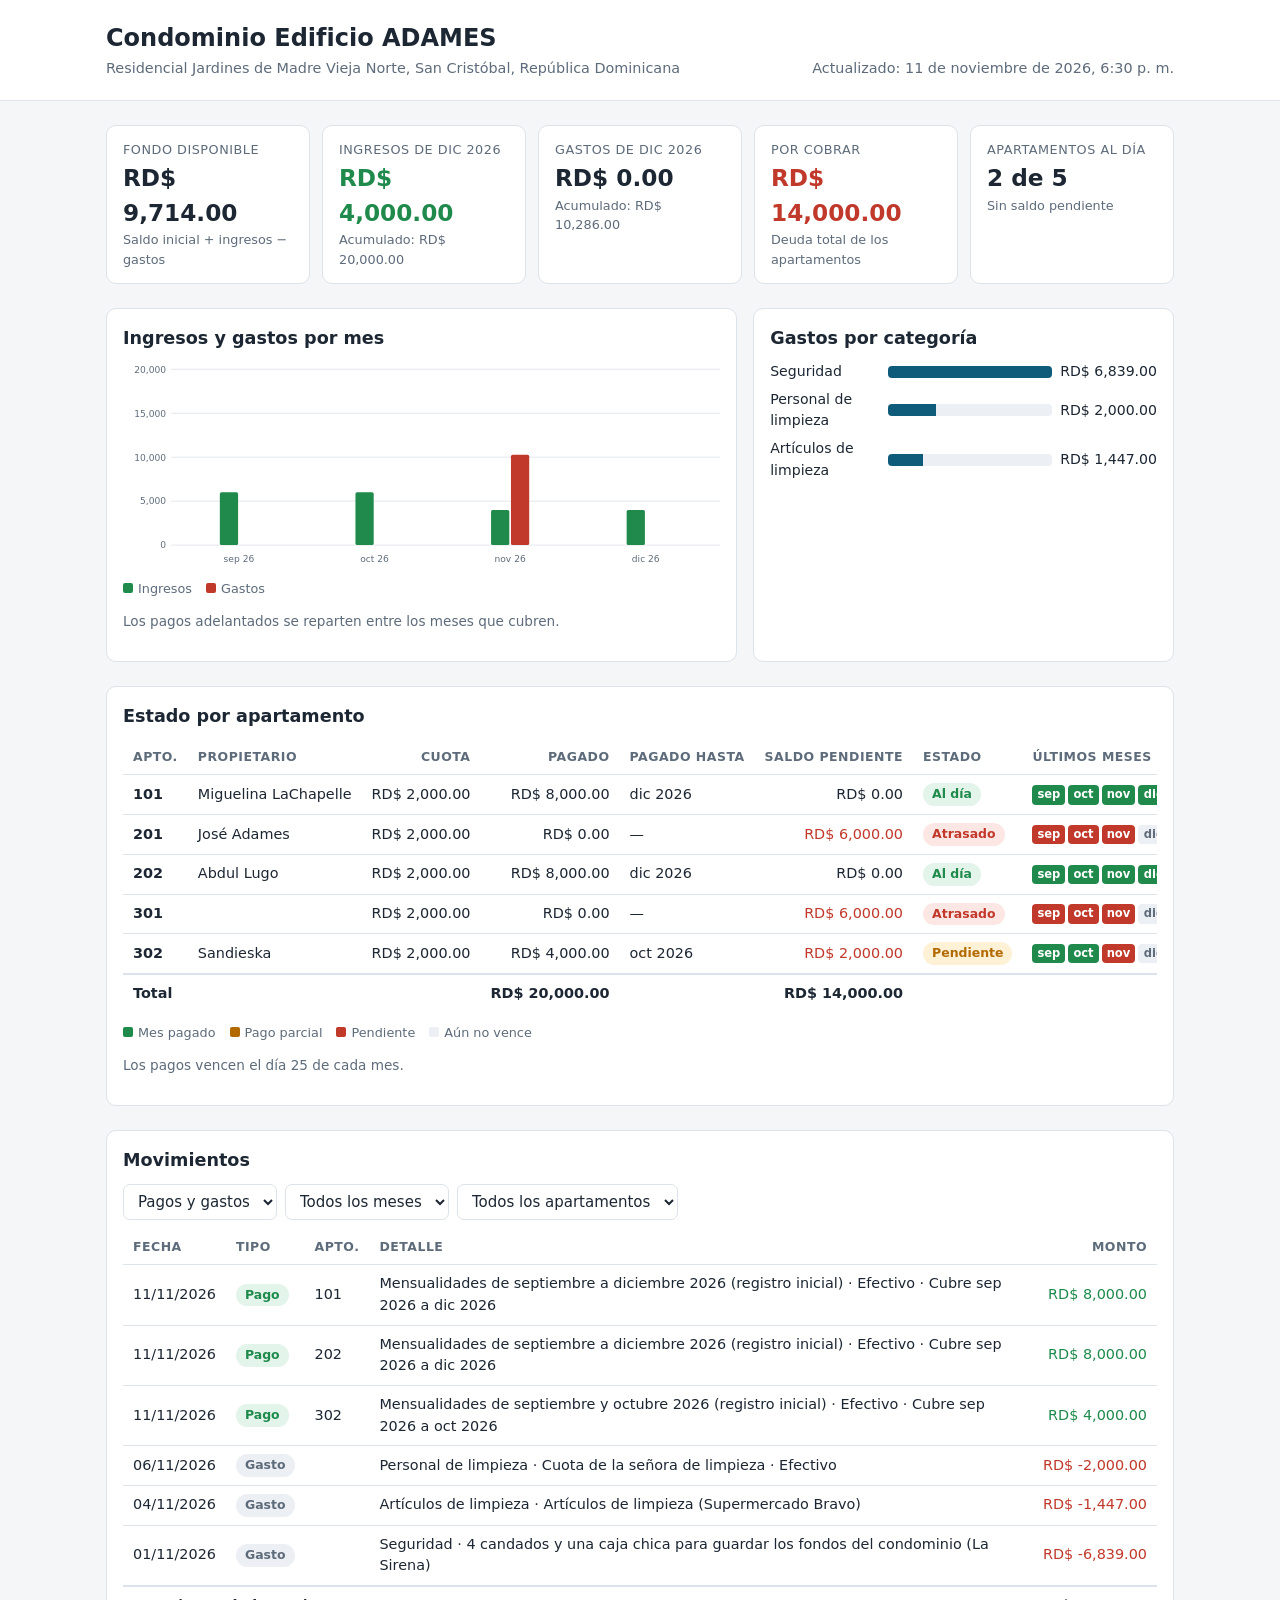
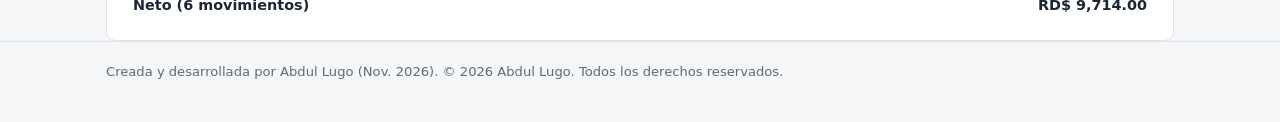
<file: index.html>
<!doctype html>
<html lang="es">
<head>
  <meta charset="utf-8">
  <meta name="viewport" content="width=device-width, initial-scale=1">
  <title>Condominio Edificio ADAMES — Estado de cuenta</title>
  <meta name="description" content="Estado de cuenta público del Condominio Edificio ADAMES, Residencial Jardines de Madre Vieja Norte, San Cristóbal.">
  <link rel="stylesheet" href="css/estilos.css">
</head>
<body>
  <header class="cab">
    <div class="contenedor cab-fila">
      <div>
        <h1 id="nombre">Condominio Edificio ADAMES</h1>
        <p id="ubicacion"></p>
      </div>
      <p id="actualizado"></p>
    </div>
  </header>

  <main class="contenedor">
    <div id="mensajes"></div>

    <section class="kpis" id="kpis" aria-label="Resumen"></section>

    <section class="dos">
      <div class="panel">
        <h2>Ingresos y gastos por mes</h2>
        <div class="grafico" id="grafico"></div>
        <div class="leyenda">
          <span style="--c: var(--verde)">Ingresos</span>
          <span style="--c: var(--rojo)">Gastos</span>
        </div>
        <p class="nota">Los pagos adelantados se reparten entre los meses que cubren.</p>
      </div>
      <div class="panel">
        <h2>Gastos por categoría</h2>
        <div class="barras-h" id="categorias"></div>
      </div>
    </section>

    <section class="panel">
      <h2>Estado por apartamento</h2>
      <div class="tabla-scroll"><table id="tabla-aptos"></table></div>
      <div class="leyenda">
        <span style="--c: var(--verde)">Mes pagado</span>
        <span style="--c: var(--ambar)">Pago parcial</span>
        <span style="--c: var(--rojo)">Pendiente</span>
        <span style="--c: var(--gris-f)">Aún no vence</span>
      </div>
      <p class="nota" id="nota-vence"></p>
    </section>

    <section class="panel" id="sec-cargos" hidden>
      <h2>Cuotas extraordinarias</h2>
      <div class="tabla-scroll"><table id="tabla-cargos"></table></div>
    </section>

    <section class="panel">
      <h2>Movimientos</h2>
      <div class="filtros">
        <select id="f-tipo" aria-label="Tipo de movimiento">
          <option value="">Pagos y gastos</option>
          <option value="pago">Solo pagos</option>
          <option value="gasto">Solo gastos</option>
        </select>
        <select id="f-mes" aria-label="Mes"></select>
        <select id="f-apto" aria-label="Apartamento"></select>
      </div>
      <div class="tabla-scroll"><table id="tabla-mov"></table></div>
    </section>
  </main>

  <footer>
    <div class="contenedor">
      Creada y desarrollada por Abdul Lugo (Nov. 2026). © 2026 Abdul Lugo. Todos los derechos reservados.
      <span id="historial"></span>
    </div>
  </footer>

  <script src="js/comun.js"></script>
  <script src="js/publico.js"></script>
</body>
</html>
</file>
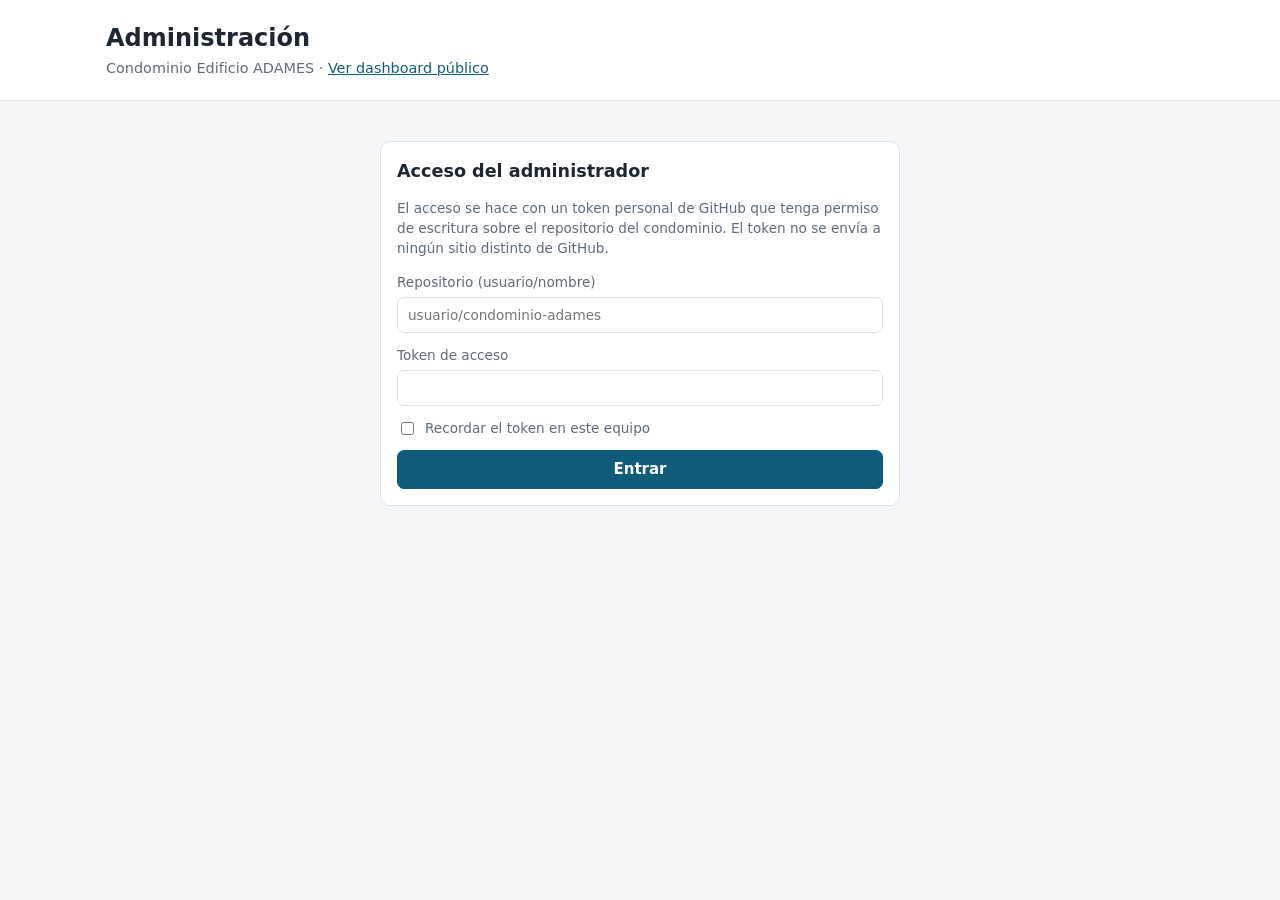
<file: admin.html>
<!doctype html>
<html lang="es">
<head>
  <meta charset="utf-8">
  <meta name="viewport" content="width=device-width, initial-scale=1">
  <meta name="robots" content="noindex">
  <title>Administración — Condominio Edificio ADAMES</title>
  <link rel="stylesheet" href="css/estilos.css">
</head>
<body>
  <header class="cab">
    <div class="contenedor cab-fila">
      <div>
        <h1>Administración</h1>
        <p>Condominio Edificio ADAMES · <a href="index.html">Ver dashboard público</a></p>
      </div>
      <button id="salir" hidden>Cerrar sesión</button>
    </div>
  </header>

  <main class="contenedor">
    <!-- Acceso -->
    <div class="panel acceso" id="acceso">
      <h2>Acceso del administrador</h2>
      <p class="nota">El acceso se hace con un token personal de GitHub que tenga permiso de escritura sobre el repositorio del condominio. El token no se envía a ningún sitio distinto de GitHub.</p>
      <form id="form-acceso">
        <label>Repositorio (usuario/nombre)
          <input id="repo" required placeholder="usuario/condominio-adames" autocomplete="off">
        </label>
        <label>Token de acceso
          <input id="token" type="password" required autocomplete="off">
        </label>
        <label style="display:flex;gap:8px;align-items:center">
          <input type="checkbox" id="recordar"> Recordar el token en este equipo
        </label>
        <button class="primario">Entrar</button>
        <button type="button" id="modo-local" hidden>Probar sin conexión (modo local)</button>
      </form>
      <div id="msg-acceso"></div>
    </div>

    <!-- Panel -->
    <div id="panel" hidden>
      <div class="barra-guardar">
        <span id="estado-guardado"></span>
        <span>
          <button id="respaldo">Descargar respaldo</button>
          <button id="publicar" class="primario" disabled>Publicar cambios</button>
        </span>
      </div>
      <div id="msg-panel"></div>

      <nav class="tabs" id="tabs"></nav>
      <div class="panel">
        <form class="ficha" id="ficha"></form>
      </div>
      <section class="panel" id="sec-lista">
        <div class="tabla-scroll"><table id="lista"></table></div>
      </section>
    </div>
  </main>

  <script src="js/comun.js"></script>
  <script src="js/admin.js"></script>
</body>
</html>
</file>
<file: css/estilos.css>
:root {
  --fondo: #f4f6f8;
  --panel: #ffffff;
  --texto: #1c2733;
  --suave: #5d6b7a;
  --borde: #dde3ea;
  --marca: #0f5c7a;
  --marca-texto: #ffffff;
  --verde: #1f8a4c;
  --verde-f: #e3f4ea;
  --ambar: #b26a00;
  --ambar-f: #fff1d6;
  --rojo: #c0392b;
  --rojo-f: #fde7e4;
  --gris-f: #eceff3;
}
@media (prefers-color-scheme: dark) {
  :root {
    --fondo: #10161d;
    --panel: #19222c;
    --texto: #e6ecf2;
    --suave: #9aa8b7;
    --borde: #2b3744;
    --marca: #4fb3d9;
    --marca-texto: #06202b;
    --verde: #4cc98a;
    --verde-f: #143524;
    --ambar: #f0b450;
    --ambar-f: #3a2c10;
    --rojo: #f0796b;
    --rojo-f: #3d1a16;
    --gris-f: #232e3a;
  }
}
* { box-sizing: border-box; }
body {
  margin: 0;
  background: var(--fondo);
  color: var(--texto);
  font: 15px/1.5 system-ui, -apple-system, "Segoe UI", Roboto, sans-serif;
}
a { color: var(--marca); }
.contenedor { max-width: 1100px; margin: 0 auto; padding: 0 16px; }
header.cab { background: var(--panel); border-bottom: 1px solid var(--borde); padding: 20px 0; }
header.cab h1 { margin: 0; font-size: 1.5rem; }
header.cab p { margin: 2px 0 0; color: var(--suave); font-size: .9rem; }
.cab-fila { display: flex; justify-content: space-between; align-items: flex-end; gap: 12px; flex-wrap: wrap; }
main { padding: 20px 0 40px; }
section { margin-top: 24px; }
h2 { font-size: 1.1rem; margin: 0 0 10px; }
.nota { color: var(--suave); font-size: .85rem; }
.panel { background: var(--panel); border: 1px solid var(--borde); border-radius: 10px; padding: 16px; }
.aviso { border-radius: 10px; padding: 10px 14px; margin-top: 16px; background: var(--ambar-f); color: var(--ambar); border: 1px solid currentColor; }
.aviso.error { background: var(--rojo-f); color: var(--rojo); }
.aviso.ok { background: var(--verde-f); color: var(--verde); }
.aviso.info { background: var(--gris-f); color: var(--texto); border-color: var(--borde); }

.kpis { display: grid; grid-template-columns: repeat(auto-fit, minmax(190px, 1fr)); gap: 12px; }
.kpi { background: var(--panel); border: 1px solid var(--borde); border-radius: 10px; padding: 14px 16px; }
.kpi .et { color: var(--suave); font-size: .8rem; text-transform: uppercase; letter-spacing: .04em; }
.kpi .val { font-size: 1.45rem; font-weight: 650; margin-top: 2px; font-variant-numeric: tabular-nums; }
.kpi .sub { color: var(--suave); font-size: .8rem; }
.pos { color: var(--verde); } .neg { color: var(--rojo); }

.dos { display: grid; grid-template-columns: 3fr 2fr; gap: 16px; }
@media (max-width: 800px) { .dos { grid-template-columns: 1fr; } }

.tabla-scroll { overflow-x: auto; }
table { width: 100%; border-collapse: collapse; font-size: .9rem; }
th, td { text-align: left; padding: 8px 10px; border-bottom: 1px solid var(--borde); white-space: nowrap; }
td.libre { white-space: normal; min-width: 180px; }
th { color: var(--suave); font-weight: 600; font-size: .78rem; text-transform: uppercase; letter-spacing: .04em; }
td.num, th.num { text-align: right; font-variant-numeric: tabular-nums; }
tbody tr:last-child td { border-bottom: 0; }
tfoot td { font-weight: 650; border-top: 2px solid var(--borde); border-bottom: 0; }

.badge { display: inline-block; padding: 2px 9px; border-radius: 99px; font-size: .78rem; font-weight: 600; }
.b-verde { background: var(--verde-f); color: var(--verde); }
.b-ambar { background: var(--ambar-f); color: var(--ambar); }
.b-rojo { background: var(--rojo-f); color: var(--rojo); }
.b-gris { background: var(--gris-f); color: var(--suave); }

.meses { display: inline-flex; gap: 3px; vertical-align: middle; }
.meses i { min-width: 30px; padding: 1px 5px; border-radius: 4px; display: inline-block; text-align: center; font-style: normal; font-size: .72rem; font-weight: 600; background: var(--gris-f); color: var(--suave); }
.meses i.pagado, .meses i.parcial, .meses i.pendiente { color: var(--panel); }
.meses i.pagado { background: var(--verde); }
.meses i.parcial { background: var(--ambar); }
.meses i.pendiente { background: var(--rojo); }
.leyenda { display: flex; gap: 14px; flex-wrap: wrap; font-size: .8rem; color: var(--suave); margin-top: 10px; }
.leyenda span::before { content: ""; display: inline-block; width: 10px; height: 10px; border-radius: 2px; margin-right: 5px; background: var(--c); }

.grafico svg { width: 100%; height: auto; display: block; }
.grafico text { fill: var(--suave); font-size: 11px; }
.grafico .eje { stroke: var(--borde); }
.barras-h .fila { display: grid; grid-template-columns: 110px 1fr auto; gap: 8px; align-items: center; margin: 7px 0; font-size: .88rem; }
.barras-h .pista { background: var(--gris-f); border-radius: 4px; height: 12px; overflow: hidden; }
.barras-h .pista div { background: var(--marca); height: 100%; }

.filtros { display: flex; gap: 8px; flex-wrap: wrap; margin-bottom: 10px; }
input, select, textarea, button {
  font: inherit; color: var(--texto); background: var(--panel);
  border: 1px solid var(--borde); border-radius: 7px; padding: 7px 10px;
}
input:focus, select:focus, textarea:focus, button:focus-visible { outline: 2px solid var(--marca); outline-offset: 1px; }
button { cursor: pointer; }
button.primario { background: var(--marca); color: var(--marca-texto); border-color: var(--marca); font-weight: 600; }
button.peligro { color: var(--rojo); }
button.mini { padding: 3px 8px; font-size: .8rem; }
button:disabled { opacity: .5; cursor: not-allowed; }

footer { color: var(--suave); font-size: .82rem; padding: 20px 0 40px; border-top: 1px solid var(--borde); }

/* Administración */
.tabs { display: flex; gap: 4px; flex-wrap: wrap; margin: 18px 0 14px; border-bottom: 1px solid var(--borde); }
.tabs button { border: 0; border-bottom: 3px solid transparent; border-radius: 0; background: none; padding: 8px 12px; color: var(--suave); }
.tabs button.activa { color: var(--marca); border-bottom-color: var(--marca); font-weight: 600; }
form.ficha { display: grid; grid-template-columns: repeat(auto-fit, minmax(180px, 1fr)); gap: 10px 12px; align-items: end; }
form.ficha label { display: grid; gap: 3px; font-size: .82rem; color: var(--suave); }
form.ficha label.ancho { grid-column: 1 / -1; }
form.ficha .acciones { display: flex; gap: 8px; }
.barra-guardar {
  position: sticky; top: 0; z-index: 5; display: flex; gap: 12px; align-items: center; justify-content: space-between; flex-wrap: wrap;
  background: var(--panel); border: 1px solid var(--borde); border-radius: 10px; padding: 10px 14px; margin-top: 16px;
}
.acceso { max-width: 520px; margin: 40px auto; }
.acceso form { display: grid; gap: 12px; }
.acceso label { display: grid; gap: 4px; font-size: .85rem; color: var(--suave); }
[hidden] { display: none !important; }
form.ficha small { color: var(--suave); }
input[type="file"] { padding: 5px; max-width: 100%; }

/* Teléfonos */
@media (max-width: 640px) {
  body { font-size: 16px; }
  header.cab { padding: 14px 0; }
  header.cab h1 { font-size: 1.25rem; }
  main { padding-top: 12px; }
  section { margin-top: 16px; }
  .panel { padding: 12px; }
  .kpis { grid-template-columns: 1fr 1fr; gap: 8px; }
  .kpi { padding: 10px 12px; }
  .kpi .val { font-size: 1.15rem; }
  .kpi:first-child { grid-column: 1 / -1; }
  .kpi:first-child .val { font-size: 1.6rem; }
  .barras-h .fila { grid-template-columns: 96px 1fr auto; font-size: .82rem; }
  .filtros select { flex: 1 1 100%; }
  input, select, textarea, button { font-size: 16px; padding: 10px 12px; }
  button.mini { padding: 7px 12px; font-size: .85rem; }
  .tabs { flex-wrap: nowrap; overflow-x: auto; }
  .tabs button { white-space: nowrap; }
  form.ficha { grid-template-columns: 1fr; }
  .barra-guardar { position: static; }
  .barra-guardar > span:last-child { display: flex; gap: 8px; width: 100%; }
  .barra-guardar button { flex: 1; }
  .acceso { margin: 16px auto; }

  table.apilar, table.apilar tbody, table.apilar tr, table.apilar td { display: block; }
  table.apilar thead { display: none; }
  table.apilar tbody tr { border: 1px solid var(--borde); border-radius: 8px; padding: 8px 10px; margin-bottom: 10px; }
  table.apilar tbody td {
    display: flex; justify-content: space-between; align-items: baseline; gap: 12px;
    padding: 4px 0; border: 0; white-space: normal; min-width: 0; text-align: right;
  }
  table.apilar tbody td[data-l]::before {
    content: attr(data-l); flex-shrink: 0; text-align: left;
    color: var(--suave); font-size: .72rem; font-weight: 600; text-transform: uppercase; letter-spacing: .04em;
  }
  table.apilar tbody td:empty { display: none; }
  table.apilar tbody td[data-l=""] { justify-content: flex-end; }
  table.apilar tfoot { display: block; }
  table.apilar tfoot tr { display: flex; justify-content: space-between; gap: 12px; padding: 4px 10px; }
  table.apilar tfoot td { display: block; padding: 0; border: 0; white-space: normal; }
  table.apilar tfoot td:empty { display: none; }
  #tabla-aptos tfoot { display: none; }
  .grafico { overflow-x: auto; }
  .grafico svg { min-width: 520px; }
  .meses { flex-wrap: wrap; justify-content: flex-end; }
}
</file>
